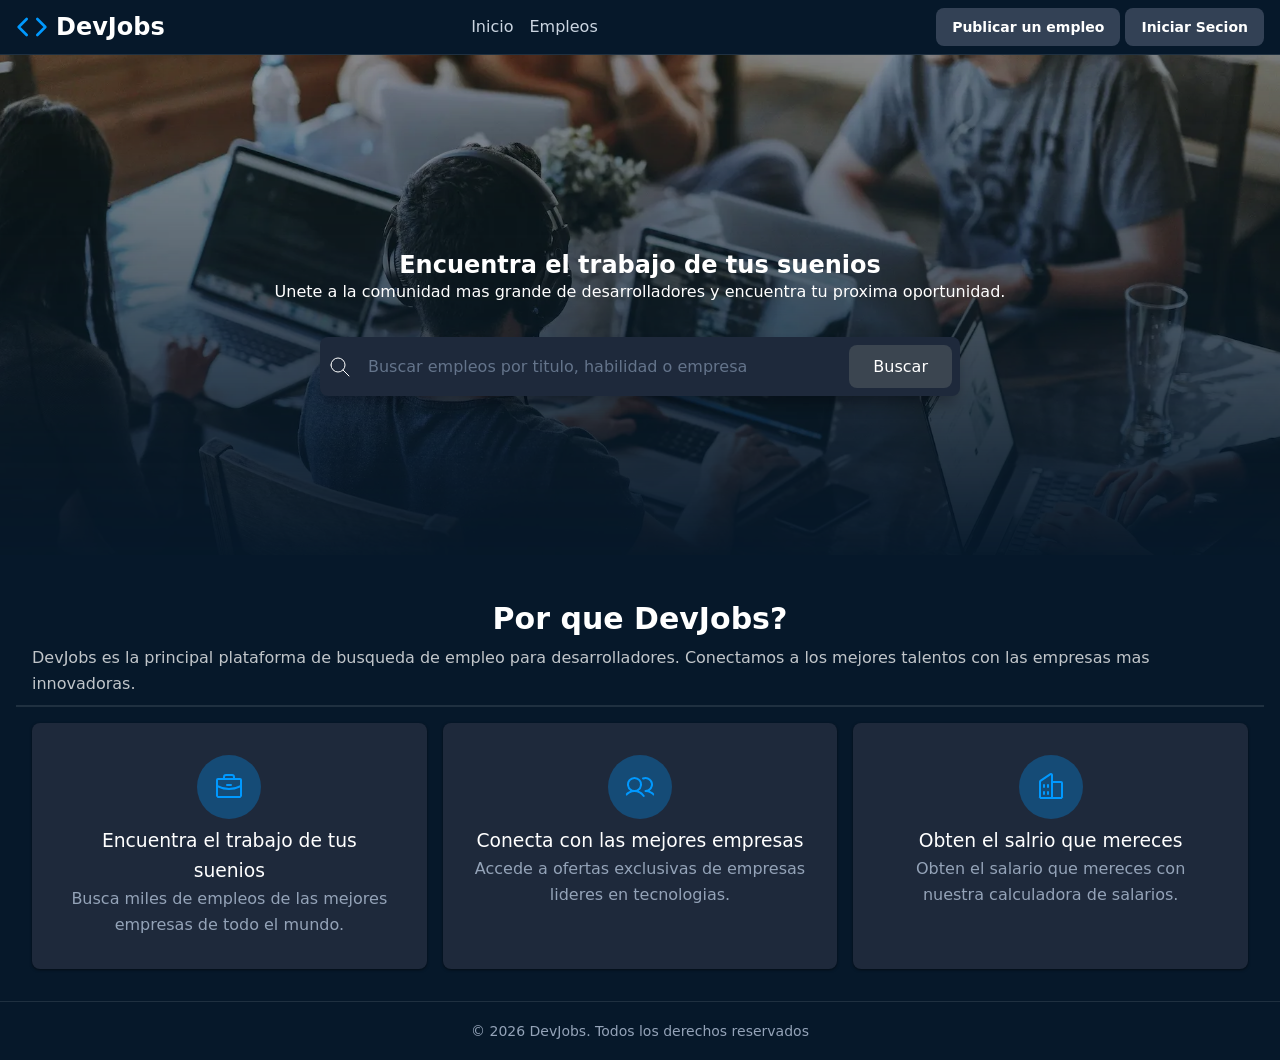
<file: index.html>
<!doctype html>
<html lang="en">

<head>
    <meta charset="UTF-8" />
    <meta name="viewport" content="width=device-width, initial-scale=1.0" />
    <title>DevJobs - Inicio</title>
    <meta name="description" content="Encuentra las mejores ofertas de trabajo para desarrolladores en DevJobs." />
    <!--<meta name="theme-color" content="#09f">-->
    <!--favicon-->
    <link rel="icon" type="image/jpg" href="./background.webp">
    <link rel="stylesheet" href="styles.css">
</head>

<body>
    <header>
        <h1>
            <svg fill="none" stroke="currentColor" stroke-linecap="round" stroke-linejoin="round" stroke-width="2"
                viewBox="0 0 24 24" xmlns="http://www.w3.org/2000/svg">
                <polyline points="16 18 22 12 16 6"></polyline>
                <polyline points="8 6 2 12 8 18"></polyline>
            </svg>
            DevJobs
        </h1>

        <nav>
            <a href="">Inicio</a>
            <a href="empleos.html">Empleos</a>
            <a href=""></a>
            <a href=""></a>
        </nav>

        <div>
            <a href="">Publicar un empleo</a>
            <a href="">Iniciar Secion</a>
        </div>
    </header>

    <main>
        <section>
            <img src="./background.webp" alt="">

            <h1>Encuentra el trabajo de tus suenios</h1>

            <p>
                Unete a la comunidad mas grande de desarrolladores y encuentra tu
                proxima oportunidad.
            </p>

            <form action="" role="search">
                <div>
                    <svg xmlns="http://www.w3.org/2000/svg" width="24" height="24" viewBox="0 0 24 24" fill="none"
                        stroke="currentColor" stroke-width="1" stroke-linecap="round" stroke-linejoin="round"
                        class="icon icon-tabler icons-tabler-outline icon-tabler-search">
                        <path stroke="none" d="M0 0h24v24H0z" fill="none" />
                        <path d="M3 10a7 7 0 1 0 14 0a7 7 0 1 0 -14 0" />
                        <path d="M21 21l-6 -6" />
                    </svg>

                    <input type="text" placeholder="Buscar empleos por titulo, habilidad o empresa" />

                    <button type="submit">Buscar</button>
                </div>
            </form>
        </section>

        <section>
            <header>
                <h2>Por que DevJobs?</h2>
                <p>
                    DevJobs es la principal plataforma de busqueda de empleo para
                    desarrolladores. Conectamos a los mejores talentos con las empresas
                    mas innovadoras.
                </p>
            </header>
            <footer>
                <article>
                    <svg fill="currentColor" height="32" viewBox="0 0 256 256" width="32"
                        xmlns="http://www.w3.org/2000/svg" aria-hidden="true">
                        <path
                            d="M216,56H176V48a24,24,0,0,0-24-24H104A24,24,0,0,0,80,48v8H40A16,16,0,0,0,24,72V200a16,16,0,0,0,16,16H216a16,16,0,0,0,16-16V72A16,16,0,0,0,216,56ZM96,
                            48a8,8,0,0,1,8-8h48a8,8,0,0,1,8,8v8H96ZM216,72v41.61A184,184,0,0,1,128,136a184.07,184.07,0,0,1-88-22.38V72Zm0,128H40V131.64A200.19,200.19,0,0,0,128,
                            152a200.25,200.25,0,0,0,88-20.37V200ZM104,112a8,8,0,0,1,8-8h32a8,8,0,0,1,0,16H112A8,8,0,0,1,104,112Z">
                        </path>
                    </svg>
                    <h3>Encuentra el trabajo de tus suenios</h3>
                    <p>
                        Busca miles de empleos de las mejores empresas de todo el mundo.
                    </p>
                </article>
                <article>
                    <svg fill="currentColor" height="32" viewBox="0 0 256 256" width="32"
                        xmlns="http://www.w3.org/2000/svg" aria-hidden="true">
                        <path
                            d="M117.25,157.92a60,60,0,1,0-66.5,0A95.83,95.83,0,0,0,3.53,195.63a8,8,0,1,0,13.4,8.74,80,80,0,0,1,134.14,0,8,8,0,0,0,13.4-8.74A95.83,95.83,0,0,0,117.25,
                            157.92ZM40,108a44,44,0,1,1,44,44A44.05,44.05,0,0,1,40,108Zm210.14,98.7a8,8,0,0,1-11.07-2.33A79.83,79.83,0,0,0,172,168a8,8,0,0,1,0-16,44,44,0,1,0-16.34-84.87,
                            8,8,0,1,1-5.94-14.85,60,60,0,0,1,55.53,105.64,95.83,95.83,0,0,1,47.22,37.71A8,8,0,0,1,250.14,206.7Z">
                        </path>
                    </svg>
                    <h3>Conecta con las mejores empresas</h3>
                    <p>
                        Accede a ofertas exclusivas de empresas lideres en tecnologias.
                    </p>
                </article>
                <article>
                    <svg fill="currentColor" height="32" viewBox="0 0 256 256" width="32"
                        xmlns="http://www.w3.org/2000/svg" aria-hidden="true">
                        <path d="M240,208H224V96a16,16,0,0,0-16-16H144V32a16,16,0,0,0-24.88-13.32L39.12,72A16,16,0,0,0,32,85.34V208H16a8,8,0,0,0,0,16H240a8,8,0,0,0,0-16ZM208,
                            96V208H144V96ZM48,85.34,128,32V208H48ZM112,112v16a8,8,0,0,1-16,0V112a8,8,0,1,1,16,0Zm-32,0v16a8,8,0,0,1-16,0V112a8,8,0,1,1,16,0Zm0,56v16a8,8,0,0,1-16,
                            0V168a8,8,0,0,1,16,0Zm32,0v16a8,8,0,0,1-16,0V168a8,8,0,0,1,16,0Z"></path>
                    </svg>
                    <h3>Obten el salrio que mereces</h3>
                    <p>
                        Obten el salario que mereces con nuestra calculadora de salarios.
                    </p>
                </article>
            </footer>
        </section>
    </main>

    <footer>
        <small> &copy; 2026 DevJobs. Todos los derechos reservados </small>
    </footer>
</body>

</html>
</file>
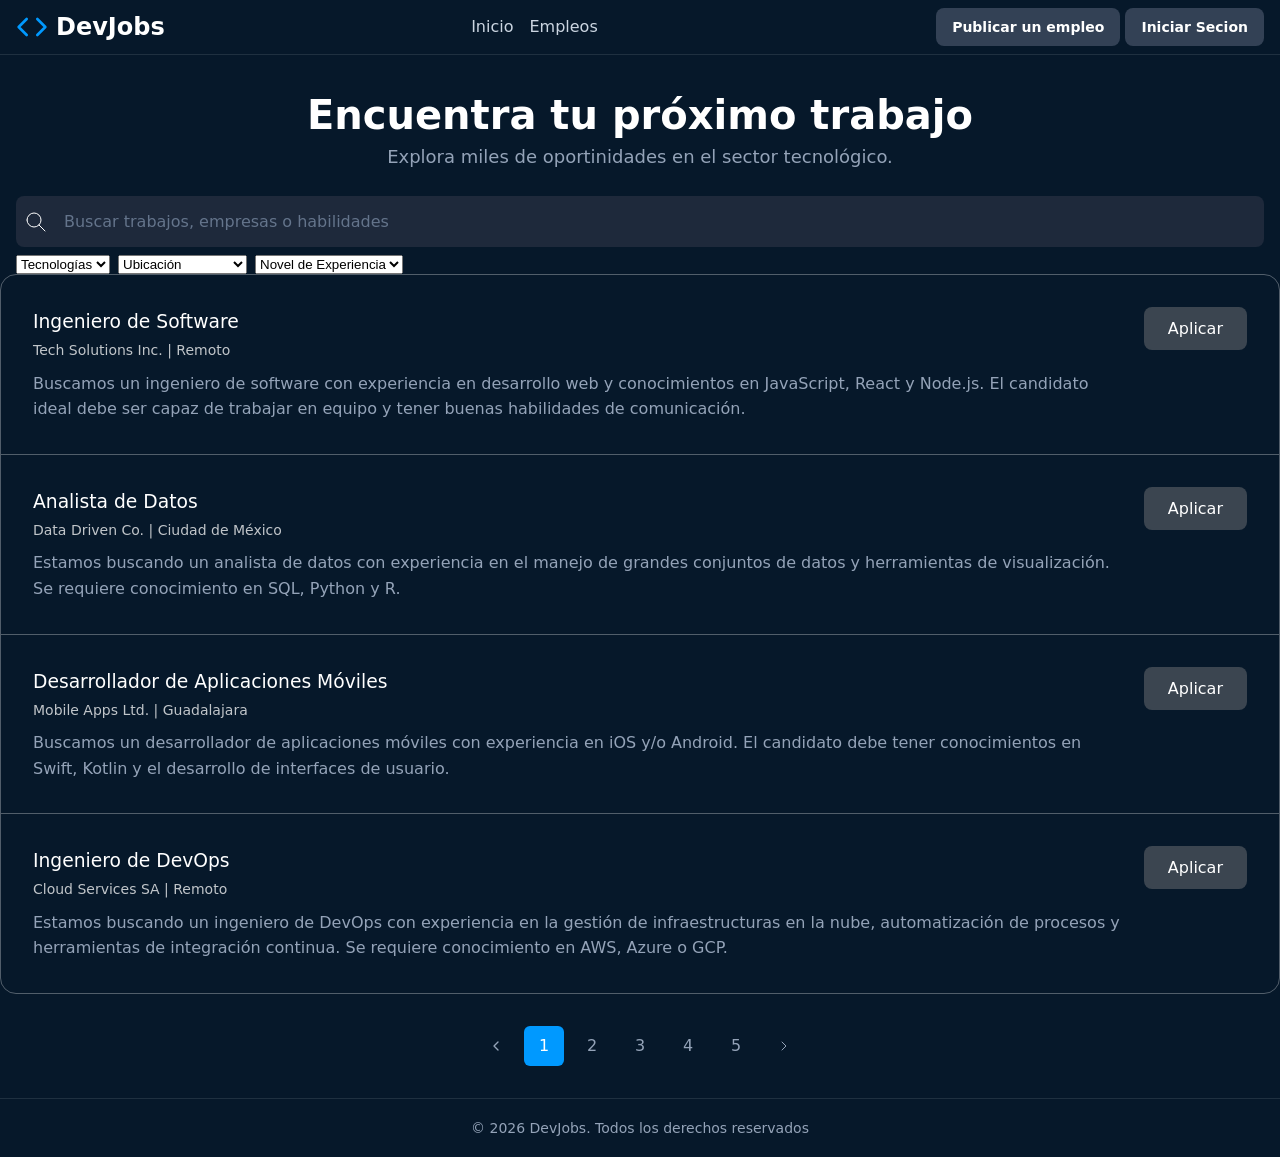
<file: empleos.html>
<!DOCTYPE html>
<html lang="en">

<head>
    <meta charset="UTF-8">
    <meta name="viewport" content="width=device-width, initial-scale=1.0">
    <title>DevJobs - Empleos</title>
    <meta name="description" content="Listado con empleos y filtros para encontrar el trabajo de tus sueños." />
    <link rel="stylesheet" href="styles.css">
</head>

<body>
    <header>
        <h1>
            <svg fill="none" stroke="currentColor" stroke-linecap="round" stroke-linejoin="round" stroke-width="2"
                viewBox="0 0 24 24" xmlns="http://www.w3.org/2000/svg">
                <polyline points="16 18 22 12 16 6"></polyline>
                <polyline points="8 6 2 12 8 18"></polyline>
            </svg>
            DevJobs
        </h1>

        <nav>
            <a href="">Inicio</a>
            <a href="">Empleos</a>
            <a href=""></a>
            <a href=""></a>
        </nav>

        <div>
            <a href="">Publicar un empleo</a>
            <a href="">Iniciar Secion</a>
        </div>
    </header>

    <main>
        <section class="jobs-search">
            <h1>Encuentra tu próximo trabajo</h1>
            <p>Explora miles de oportinidades en el sector tecnológico.</p>
            <form role="search" action="">
                <div class="search-bar">
                    <svg xmlns="http://www.w3.org/2000/svg" width="24" height="24" viewBox="0 0 24 24" fill="none"
                        stroke="currentColor" stroke-width="1" stroke-linecap="round" stroke-linejoin="round"
                        class="icon icon-tabler icons-tabler-outline icon-tabler-search">
                        <path stroke="none" d="M0 0h24v24H0z" fill="none" />
                        <path d="M3 10a7 7 0 1 0 14 0a7 7 0 1 0 -14 0" />
                        <path d="M21 21l-6 -6" />
                    </svg>
                    <input required type="text" placeholder="Buscar trabajos, empresas o habilidades">
                </div>
                <div class="search-filters">
                    <select name="technology" id="technology">
                        <option value="">Tecnologías</option>
                        <option value="javascript">JavaScript</option>
                        <option value="python">Python</option>
                        <option value="java">Java</option>
                        <option value="react">React</option>
                        <option value="nodejs">Node.js</option>
                    </select>
                    <select name="location" id="location">
                        <option value="">Ubicación</option>
                        <option value="remoto">Remoto</option>
                        <option value="cdmx">Ciudad de Mexico</option>
                        <option value="guadalajara">Guadalajara</option>
                        <option value="monterrey">Monterrey</option>
                        <option value="barcelona">Barcelona</option>
                    </select>
                    <select name="experience-level" id="experience-level">
                        <option value="">Novel de Experiencia</option>
                        <option value="javascript">Junior</option>
                        <option value="python">Mid-level</option>
                        <option value="java">Senior</option>
                        <option value="react">Lead</option>
                    </select>
                </div>
            </form>
        </section>
        <div class="jobs-listings">
            <article class="job-listing-card">
                <div>
                    <h3>Ingeniero de Software</h3>
                    <small>Tech Solutions Inc. | Remoto</small>
                    <p>
                        Buscamos un ingeniero de software con experiencia en desarrollo web y conocimientos en
                        JavaScript, React y Node.js. El candidato ideal debe ser capaz de trabajar en equipo y tener
                        buenas habilidades de comunicación.
                    </p>
                </div>
                <button class="button-apply-job" id="boton-importante">Aplicar</button>
            </article>

            <article class="job-listing-card">
                <div>
                    <h3>Analista de Datos</h3>
                    <small>Data Driven Co. | Ciudad de México</small>
                    <p>
                        Estamos buscando un analista de datos con experiencia en el manejo de grandes conjuntos de
                        datos y herramientas de visualización. Se requiere conocimiento en SQL, Python y R.
                    </p>
                </div>
                <button class="button-apply-job">Aplicar</button>
            </article>

            <article class="job-listing-card">
                <div>
                    <h3>Desarrollador de Aplicaciones Móviles</h3>
                    <small>Mobile Apps Ltd. | Guadalajara</small>
                    <p>
                        Buscamos un desarrollador de aplicaciones móviles con experiencia en iOS y/o Android. El
                        candidato debe tener conocimientos en Swift, Kotlin y el desarrollo de interfaces de
                        usuario.
                    </p>
                </div>
                <button class="button-apply-job">Aplicar</button>
            </article>

            <article class="job-listing-card">
                <div>
                    <h3>Ingeniero de DevOps</h3>
                    <small>Cloud Services SA | Remoto</small>
                    <p>
                        Estamos buscando un ingeniero de DevOps con experiencia en la gestión de infraestructuras en
                        la nube, automatización de procesos y herramientas de integración continua. Se requiere
                        conocimiento en AWS, Azure o GCP.
                    </p>
                </div>
                <button class="button-apply-job">Aplicar</button>
            </article>
        </div>
    </main>
    <nav class="pagination">
        <a href="#">
            <svg width="16" height="16" viewBox="0 0 24 24" fill="none" stroke="currentColor" stroke-width="2"
                stroke-linecap="round" stroke-linejoin="round">
                <path stroke="none" d="M0 0h24v24H0z" fill="none" />
                <path d="M15 6l-6 6l6 6" />
            </svg>
        </a>
        <a class="is-active" href="#">1</a>
        <a href="#">2</a>
        <a href="#">3</a>
        <a href="#">4</a>
        <a href="#">5</a>
        <a href="#">
            <svg width="16" height="16" viewBox="0 0 24 24" fill="none" stroke="currentColor" stroke-width="1.5"
                stroke-linecap="round" stroke-linejoin="round"
                class="icon icon-tabler icons-tabler-outline icon-tabler-chevron-right">
                <path stroke="none" d="M0 0h24v24H0z" fill="none" />
                <path d="M9 6l6 6l-6 6" />
            </svg>
        </a>
    </nav>
    <footer>
        <small> &copy; 2026 DevJobs. Todos los derechos reservados </small>
    </footer>
</body>

</html>
</file>
<file: styles.css>
* {
    margin: 0;
    padding: 0;
    box-sizing: border-box;
}






:root {
    --primary: #3b4550;
    --primary-dark: #0a3d66;
    --primary-hover: #0d5ba8;
    --primary-light: #09f;
    --background: #06182a;
    --text-primary: #ffffff;
    --text-secondary: #cbd5e1;
    --text-muted: #94a3b8;
    --border: rgba(255, 255, 255, 0.1);
    --card-bg: #1e293b;
    --shadow: rgba(0, 0, 0, 0.3);
    --input-bg: #1e293b;
    --hsla-example: hsla(210, 100%, 56%, 1);
}










@font-face {
    font-family: 'Inter Variable';
    font-style: normal;
    font-display: swap;
    font-weight: 100 900;
    src: url(https://cdn.jsdelivr.net/fontsource/fonts/inter:vf@latest/latin-wght-normal.woff2) format('woff2-variations');
    unicode-range: U+0000-00FF, U+0131, U+0152-0153, U+02BB-02BC, U+02C6, U+02DA, U+02DC, U+0304, U+0308, U+0329, U+2000-206F, U+20AC, U+2122, U+2191, U+2193, U+2212, U+2215, U+FEFF, U+FFFD;
}










body {
    font-family: system-ui;
    background-color: var(--background);
    color: var(--text-primary);
    min-height: 100vh;
    display: flex;
    flex-direction: column;
    line-height: 1.6;
}













/* Títulos principales */
h1 {
    font-size: 1.5rem;
    line-height: 1.2;
    text-wrap: balance;
    display: flex;
    align-items: center;
    gap: 0.5rem;

    svg {
        width: 2rem;
        height: 2rem;
        color: var(--primary-light);
    }
}

h1+p {
    text-wrap: balance;
    margin-bottom: 2rem
}

/* Header */
header {
    border-bottom: 1px solid var(--border);
    background: var(--background);
    padding: .5rem 1rem;
    display: flex;
    align-items: center;
    justify-content: space-between;
    gap: 2rem;

    h2 {
        font-size: 1.25rem;
        font-weight: 700;
        color: var(--text-primary);
    }
}

/* Navegación del header a otras páginas */
nav {
    align-items: center;
    gap: 1rem;
    display: flex;

    a {
        text-decoration: none;
        color: var(--text-secondary);
        transition: color 0.2s;
        font-weight: 500;

        &:hover,
        &:focus {
            color: var(--primary);
            outline: none;
        }
    }
}

/* Botones del Header */
header div a {
    padding: 0.5rem 1rem;
    border-radius: 0.5rem;
    background-color: #334155;
    color: var(--text-primary);
    display: inline-block;
    font-size: 0.875rem;
    font-weight: 700;
    text-decoration: none;
    /* TODO */
}

/* Hero */
main>section:nth-child(1) {
    height: 500px;
    text-align: center;
    display: flex;
    flex-direction: column;
    justify-content: center;
    align-items: center;

    h1 {
        padding-top: 36px;
    }

    &>img {
        position: absolute;
        width: 100%;
        height: 100%;
        object-fit: cover;
        z-index: -1;
        left: 0;
        right: 0;
        mask-image: linear-gradient(to bottom, rgba(16, 25, 34, 1) 5%, rgba(16, 25, 34, 0) 80%);
    }
}

/* Formulario de Búsqueda */
form {
    max-width: 42rem;
    width: 100%;
    margin: 0 auto;
    padding-inline: 1rem;
}

form>div {
    display: flex;
    align-items: center;
    background-color: var(--input-bg);
    border-radius: 0.5rem;
    box-shadow: 0 10px 15px -3px var(--shadow);
    padding: 0.5rem;
    gap: 0.5rem;
}

form span {
    padding-left: 0.75rem;
    color: var(--text-muted);
    display: flex;
    align-items: center;
    flex-shrink: 0;
}

form input[type="text"] {
    flex: 1;
    background: transparent;
    border: none;
    outline: none;
    color: var(--text-primary);
    padding: 0.75rem 0.5rem;
    font-size: 1rem;
    font-family: inherit;
}

form input[type="text"]::placeholder {
    color: #64748b;
}

button {
    padding: 0.75rem 1.5rem;
    border-radius: 0.5rem;
    background-color: var(--primary);
    color: white;
    font-weight: 400;
    border: none;
    cursor: pointer;
    transition: all 0.2s;
    font-family: inherit;
    font-size: 1rem;
    white-space: nowrap;

    &:hover,
    /* pseudo-clase que significa que el ratón está encima */
    &:focus {
        /* pseudo-clase que significa que el elemento tiene el foco */
        background-color: var(--primary-hover);
        outline: 2px solid white;
        outline-offset: 2px;
    }

    &:active {
        transform: scale(0.90)
    }

    &:disabled {
        opacity: .5;
        pointer-events: none;
    }
}

/* Features Section */
main>section:nth-child(2) {
    padding-inline: 1rem;
    background-color: var(--background);
    padding-top: 2rem;

    &>header {
        gap: 2px;
        flex-direction: column;

        h2 {
            margin-bottom: 0;
        }

        p {
            opacity: .75;
        }
    }

    &>div {
        max-width: 1280px;
        margin: 0 auto;
    }
}

main>section:nth-child(2) h2 {
    font-size: 1.875rem;
    font-weight: 700;
    color: var(--text-primary);
    margin-bottom: 1rem;
}

main>section:nth-child(2)>div>div:first-child>p {
    font-size: 1.125rem;
    color: var(--text-muted);
    max-width: 42rem;
    margin: 0 auto;
}

/* Grid de Features */
main>section:nth-child(2) footer {
    display: grid;
    grid-template-columns: repeat(auto-fit, minmax(280px, 1fr));
    gap: 16px
}

/* Feature Cards */
/* article {
    background-color: var(--card-bg);
    padding: 2rem;
    margin-bottom: 16px;
    border-radius: 0.5rem;                   
    box-shadow: 0px 1px 3px 0 var(--shadow); 

    svg {
        color: var(--primary-light);          
        background: rgba(0, 153, 255, 0.3);  
        border-radius: 9999px;               
        width: 64px;                         
        height: 64px;                        
        padding: 16px;                       
    }

    h3 {
        font-weight: 500;
    }

    p {
        color: var(--text-muted);
    }
} */

/* Footer */
footer {
    background-color: var(--background);
    border-top: 1px solid var(--border);
    text-align: center;
    padding: 16px;

    small {
        color: var(--text-muted);
        font-size: 0.875rem;
    }
}

article {
    background-color: var(--card-bg);
    padding: 2rem;
    margin-bottom: 16px;
    border-radius: 0.5rem;
    box-shadow: 0px 1px 3px 0px rgba(0, 0, 0, 0.5);

    svg {
        color: var(--primary-light);
        background: rgba(0, 153, 255, .3);
        width: 64px;
        height: 64px;
        border-radius: 100%;
        padding: 16px;
    }

    p {
        color: var(--text-muted);
    }

    h3 {
        font-weight: 500;
    }
}

/*Página empleos*/
.jobs-search {
    margin: 0;
    padding: 0;
    height: auto !important;

    h1 {
        font-size: 2.5rem;
        margin-bottom: 0.25rem;
    }

    p {
        font-size: 1.125rem;
        color: var(--text-muted);
        margin-bottom: 1.5rem;
    }

    .search-bar {
        background: var(--input-bg);
        padding: 0.25rem 0.5rem;
    }

    .search-filters {
        display: flex;
        flex-wrap: wrap;
        margin-top: 0.5rem;
    }

    form {
        width: 100%;
        max-width: 1280px;
    }

    form div {
        background: none;
        box-shadow: none;
        padding: 0;
    }
}

/*Estilos para resultados de búsqueda*/
.jobs-listings {
    border: 1px solid rgba(255, 255, 255, 0.3);
    border-radius: 1rem;

    article {
        background: none;
        box-shadow: none;
        border-radius: 0;
        border-bottom: 1px solid rgba(255, 255, 255, 0.3);
        margin: 0;

        display: flex;
        align-items: start;
        gap: 1rem;

        small {
            font-size: 0.875rem;
            opacity: 0.75;
        }

        p {
            margin-top: 0.5rem;
        }

        &:last-child {
            border-bottom: none;
        }
    }
}

/*Estilos de paginación en la página de empleos*/
.pagination {
    display: flex;
    justify-content: center;
    gap: 0.5rem;
    margin-block: 2rem;

    a {
        display: flex;
        align-items: center;
        justify-content: center;
        width: 2.5rem;
        height: 2.5rem;
        text-decoration: none;
        color: var(--text-muted);
        border-radius: 0.375rem;
        transition: all 0.3s;

        &:hover,
        &:focus {
            background-color: #fff;
        }

        &:active {
            transform: scale(0.9);
        }

        &.is-active {
            background-color: var(--primary-light);
            color: white;
            pointer-events: none;
        }
    }
}
</file>
